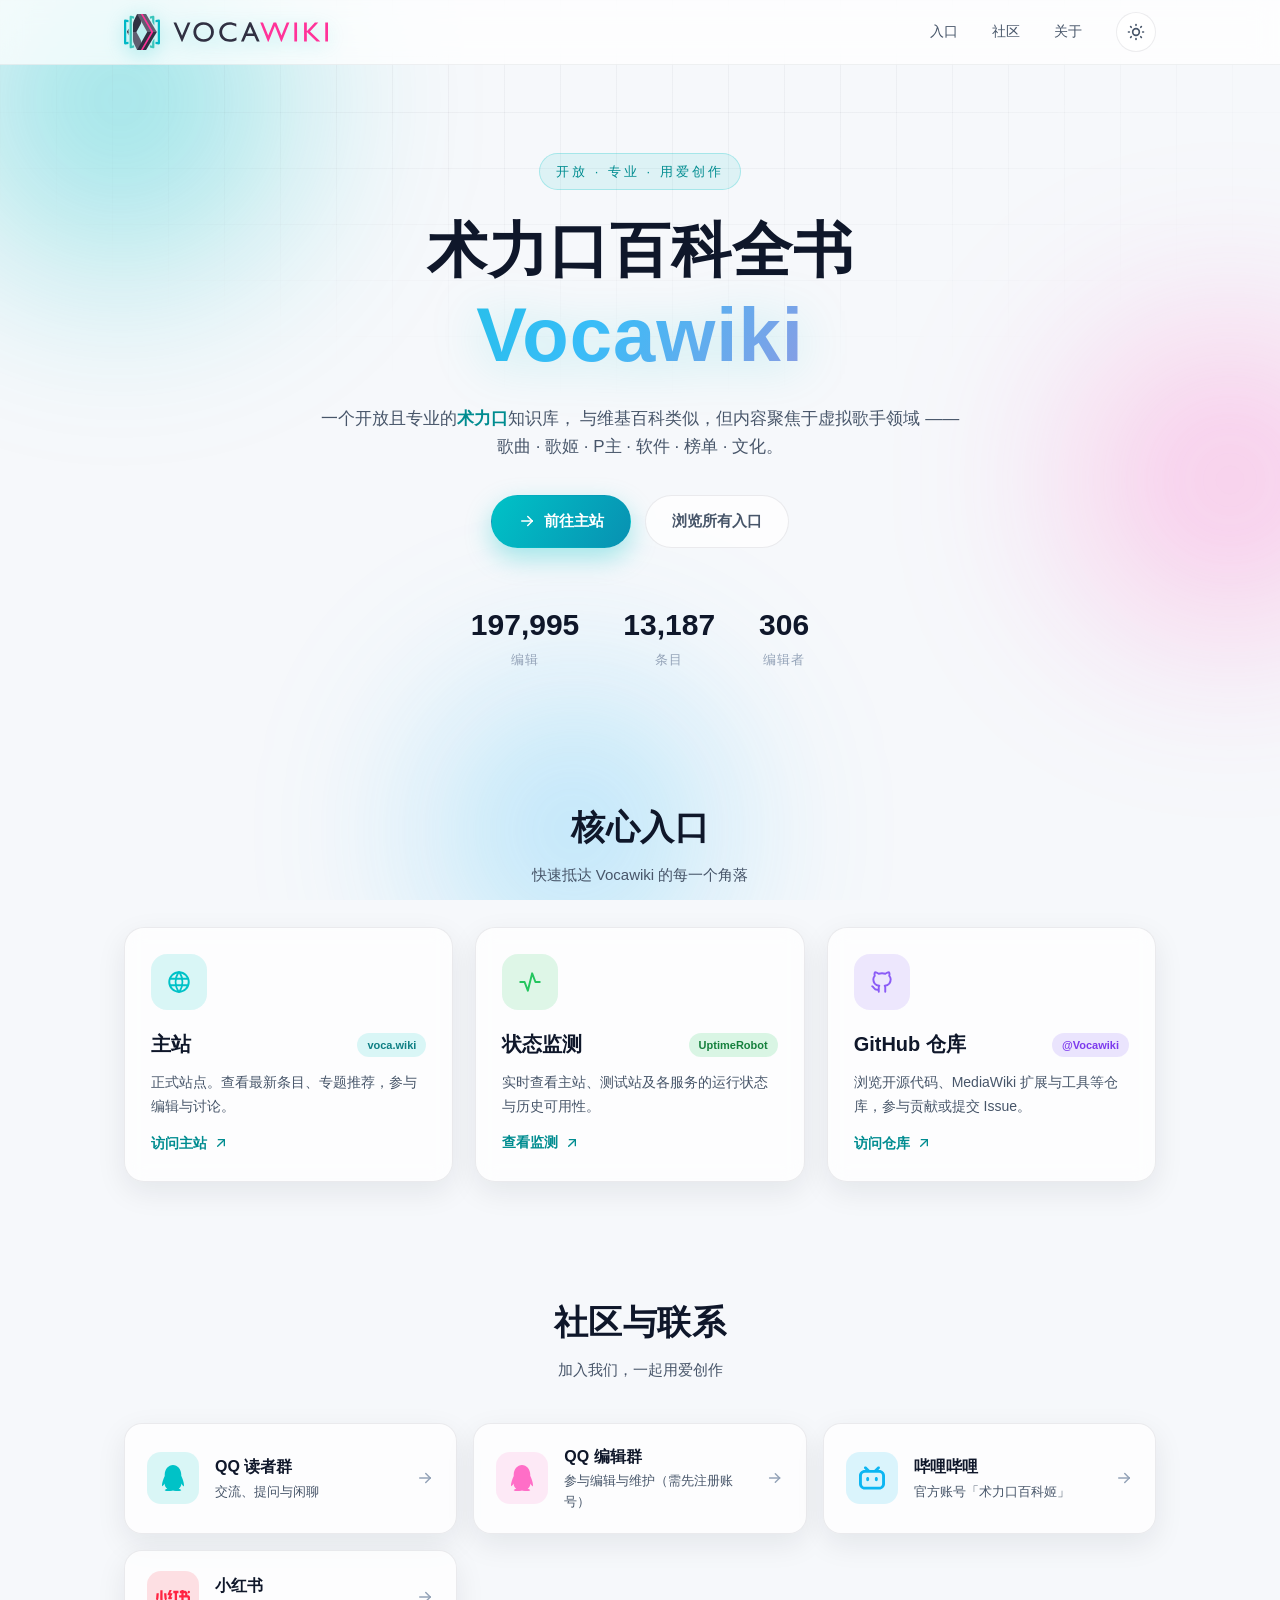
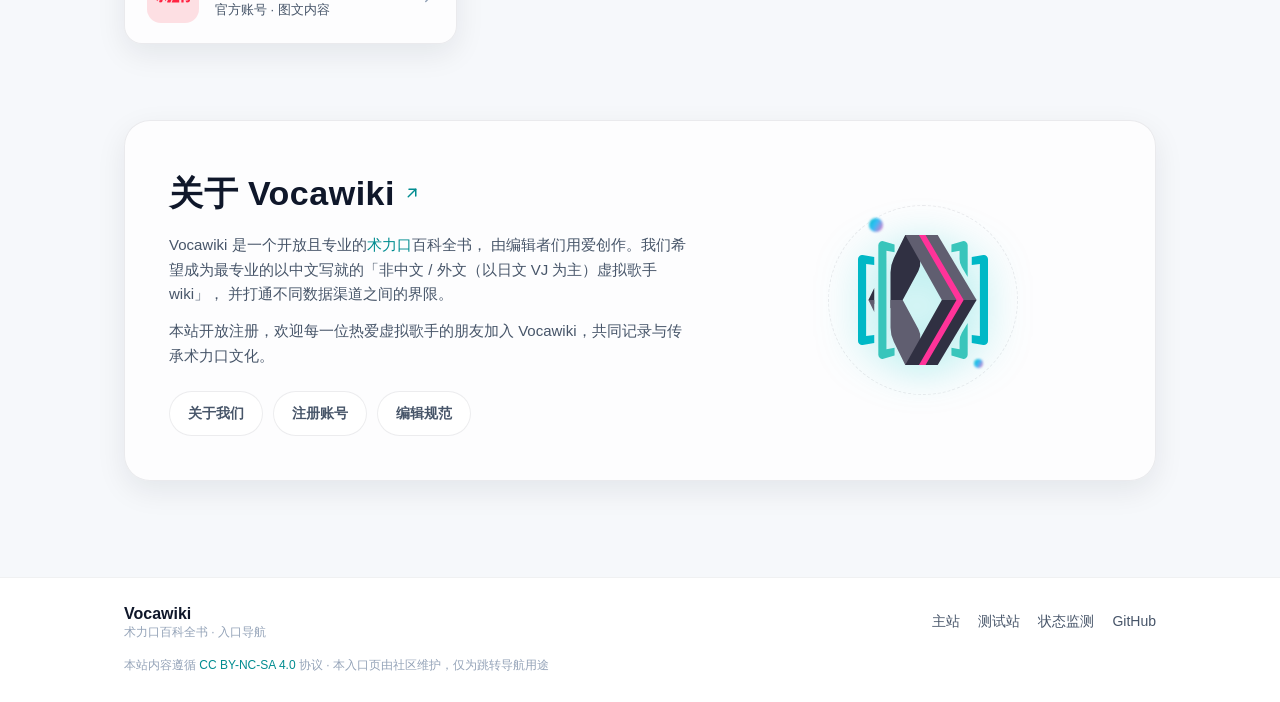
<file: index.html>
<!DOCTYPE html>
<html lang="zh-CN">
<head>
  <meta charset="UTF-8" />
  <meta name="viewport" content="width=device-width, initial-scale=1.0" />
  <title>Vocawiki - 术力口百科全书 | 入口导航 | 术曲 · 歌姬 · P主 · 软件 · 榜单 · 文化</title>

  <!-- SEO -->
  <meta name="description" content="Vocawiki 是一个开放且专业的术力口（虚拟歌手）百科全书，聚焦虚拟歌手领域，包括歌曲、歌姬、P主、软件、榜单与文化。本页面为 Vocawiki 官方入口导航，收录主站、测试站、状态监测与 GitHub 组织等链接。" />
  <meta name="keywords" content="Vocawiki,voca.wiki,术力口,ボカロ,虚拟歌手,虚拟歌姬,初音未来,重音Teto,术曲,术力口周榜,VOCALOID,百科,术力口百科全书" />
  <meta name="author" content="Vocawiki" />
  <meta name="robots" content="index, follow" />
  <!-- 仅对 Bing 声明不收录本入口页，避免与主站 voca.wiki 抢排名 -->
  <meta name="bingbot" content="noindex" />
  <link rel="canonical" href="https://wecury.github.io/Vocawiki/" />

  <!-- Open Graph -->
  <meta property="og:type" content="website" />
  <meta property="og:site_name" content="Vocawiki 术力口百科全书" />
  <meta property="og:title" content="Vocawiki - 术力口百科全书 | 入口导航" />
  <meta property="og:description" content="开放且专业的术力口（虚拟歌手）百科全书：歌曲、歌姬、P主、软件、榜单、文化。本页面为官方入口导航。" />
  <meta property="og:url" content="https://wecury.github.io/Vocawiki/" />
  <meta property="og:locale" content="zh_CN" />
  <meta property="og:image" content="https://wecury.github.io/Vocawiki/assets/vocawiki-logo.svg" />
  <meta property="og:image:alt" content="Vocawiki Logo" />

  <!-- Twitter -->
  <meta name="twitter:card" content="summary_large_image" />
  <meta name="twitter:title" content="Vocawiki - 术力口百科全书" />
  <meta name="twitter:description" content="开放且专业的术力口（虚拟歌手）百科全书，包含歌曲、歌姬、P主、软件、榜单与文化。" />
  <meta name="twitter:image" content="https://wecury.github.io/Vocawiki/assets/vocawiki-logo.svg" />

  <!-- Theme -->
  <meta name="theme-color" content="#00c2c7" />
  <link rel="icon" type="image/svg+xml" href="favicon.svg" />

  <!-- 结构化数据 -->
  <script type="application/ld+json">
  {
    "@context": "https://schema.org",
    "@type": "WebSite",
    "name": "Vocawiki 术力口百科全书",
    "url": "https://voca.wiki/",
    "description": "开放且专业的术力口（虚拟歌手）百科全书，包括歌曲、歌手、P主、软件、榜单、文化。",
    "inLanguage": "zh-CN"
  }
  </script>

  <link rel="stylesheet" href="css/style.css" />
  <script>
    // 在首屏渲染前设置主题，避免闪烁：默认浅色，仅当浏览器设定为深色时才用深色
    (function () {
      var prefersDark = window.matchMedia && window.matchMedia('(prefers-color-scheme: dark)').matches;
      if (prefersDark) {
        document.documentElement.classList.add('dark');
      }
    })();
  </script>
</head>
<body>

  <!-- 背景装饰 -->
  <div class="bg-decor" aria-hidden="true">
    <div class="blob blob-1"></div>
    <div class="blob blob-2"></div>
    <div class="blob blob-3"></div>
    <div class="grid-overlay"></div>
  </div>

  <!-- 头部 -->
  <header class="site-header">
    <div class="container header-inner">
      <a class="brand" href="./" aria-label="Vocawiki - 术力口百科全书">
        <span class="brand-logo" aria-hidden="true">
          <img src="assets/vocawiki-logo-horizontal.svg" alt="" />
        </span>
        <span class="brand-wordmark" aria-hidden="true">Vocawiki</span>
      </a>

      <nav class="site-nav" aria-label="页面导航">
        <a href="#links">入口</a>
        <a href="#community">社区</a>
        <a href="#about">关于</a>
      </nav>

      <button id="theme-toggle" class="theme-toggle" type="button" aria-label="切换深色/浅色模式" title="切换主题">
        <svg class="icon-sun" viewBox="0 0 24 24" width="20" height="20" fill="none" stroke="currentColor" stroke-width="2" stroke-linecap="round" stroke-linejoin="round">
          <path d="M8 12a4 4 0 1 0 8 0a4 4 0 1 0 -8 0"/><path d="M3 12h1m8 -9v1m8 8h1m-9 8v1m-6.4 -15.4l.7 .7m12.1 -.7l-.7 .7m0 11.4l.7 .7m-12.1 -.7l-.7 .7"/>
        </svg>
        <svg class="icon-moon" viewBox="0 0 24 24" width="20" height="20" fill="none" stroke="currentColor" stroke-width="2" stroke-linecap="round" stroke-linejoin="round">
          <path d="M12 3c.132 0 .263 0 .393 0a7.5 7.5 0 0 0 7.92 12.446a9 9 0 1 1 -8.313 -12.454l0 .008"/>
        </svg>
      </button>
    </div>
  </header>

  <main>
    <!-- Hero -->
    <section class="hero">
      <div class="container hero-inner">
        <p class="hero-eyebrow reveal">开放 · 专业 · 用爱创作</p>
        <h1 class="hero-title reveal">
          术力口百科全书
          <span class="grad-text">Vocawiki</span>
        </h1>
        <p class="hero-sub reveal">
          一个开放且专业的<a href="https://voca.wiki/术力口" target="_blank" rel="noopener">术力口</a>知识库，
          与维基百科类似，但内容聚焦于虚拟歌手领域 —— 歌曲 · 歌姬 · P主 · 软件 · 榜单 · 文化。
        </p>
        <div class="hero-actions reveal">
          <a class="btn btn-primary" href="https://voca.wiki/" target="_blank" rel="noopener">
            <svg viewBox="0 0 24 24" width="18" height="18" fill="none" stroke="currentColor" stroke-width="2" stroke-linecap="round" stroke-linejoin="round"><path d="M5 12l14 0"/><path d="M13 18l6 -6"/><path d="M13 6l6 6"/></svg>
            前往主站
          </a>
          <a class="btn btn-ghost" href="#links">
            浏览所有入口
          </a>
        </div>
        <div class="hero-stats reveal">
          <div class="stat"><strong data-count="197995" data-metric="edits">0</strong><span>编辑</span></div>
          <div class="stat"><strong data-count="13187" data-metric="articles">0</strong><span>条目</span></div>
          <div class="stat"><strong data-count="306" data-metric="users">0</strong><span>编辑者</span></div>
        </div>
      </div>
    </section>

    <!-- 核心入口 -->
    <section class="section" id="links">
      <div class="container">
        <div class="section-head reveal">
          <h2 class="section-title">核心入口</h2>
          <p class="section-desc">快速抵达 Vocawiki 的每一个角落</p>
        </div>

        <div class="card-grid">
          <!-- 主站 -->
          <article class="card reveal">
            <div class="card-icon" style="--icon:#00c2c7">
              <svg viewBox="0 0 24 24" width="26" height="26" fill="none" stroke="currentColor" stroke-width="1.8" stroke-linecap="round" stroke-linejoin="round"><path d="M3 12a9 9 0 1 0 18 0a9 9 0 0 0 -18 0"/><path d="M3.6 9h16.8"/><path d="M3.6 15h16.8"/><path d="M11.5 3a17 17 0 0 0 0 18"/><path d="M12.5 3a17 17 0 0 1 0 18"/></svg>
            </div>
            <div class="card-body">
              <div class="card-title-row">
                <h3>主站</h3>
                <span class="badge badge-primary">voca.wiki</span>
              </div>
              <p class="card-desc">正式站点。查看最新条目、专题推荐，参与编辑与讨论。</p>
              <a class="card-link" href="https://voca.wiki/" target="_blank" rel="noopener">
                访问主站
                <svg viewBox="0 0 24 24" width="16" height="16" fill="none" stroke="currentColor" stroke-width="2" stroke-linecap="round" stroke-linejoin="round"><path d="M17 7l-10 10"/><path d="M8 7l9 0l0 9"/></svg>
              </a>
            </div>
          </article>

          <!-- 状态监测 -->
          <article class="card reveal">
            <div class="card-icon" style="--icon:#23c55e">
              <svg viewBox="0 0 24 24" width="26" height="26" fill="none" stroke="currentColor" stroke-width="1.8" stroke-linecap="round" stroke-linejoin="round"><path d="M3 12h4l3 8l4 -16l3 8h4"/></svg>
            </div>
            <div class="card-body">
              <div class="card-title-row">
                <h3>状态监测</h3>
                <span class="badge badge-success">UptimeRobot</span>
              </div>
              <p class="card-desc">实时查看主站、测试站及各服务的运行状态与历史可用性。</p>
              <a class="card-link" href="https://stats.uptimerobot.com/ONmjoKnCt3" target="_blank" rel="noopener">
                查看监测
                <svg viewBox="0 0 24 24" width="16" height="16" fill="none" stroke="currentColor" stroke-width="2" stroke-linecap="round" stroke-linejoin="round"><path d="M17 7l-10 10"/><path d="M8 7l9 0l0 9"/></svg>
              </a>
            </div>
          </article>

          <!-- GitHub 组织 -->
          <article class="card reveal">
            <div class="card-icon" style="--icon:#8b5cf6">
              <svg viewBox="0 0 24 24" width="26" height="26" fill="none" stroke="currentColor" stroke-width="1.8" stroke-linecap="round" stroke-linejoin="round"><path d="M9 19c-4.3 1.4 -4.3 -2.5 -6 -3m12 5v-3.5c0 -1 .1 -1.4 -.5 -2c2.8 -.3 5.5 -1.4 5.5 -6a4.6 4.6 0 0 0 -1.3 -3.2a4.2 4.2 0 0 0 -.1 -3.2s-1.1 -.3 -3.5 1.3a12.3 12.3 0 0 0 -6.2 0c-2.4 -1.6 -3.5 -1.3 -3.5 -1.3a4.2 4.2 0 0 0 -.1 3.2a4.6 4.6 0 0 0 -1.3 3.2c0 4.6 2.7 5.7 5.5 6c-.6 .6 -.6 1.2 -.5 2v3.5"/></svg>
            </div>
            <div class="card-body">
              <div class="card-title-row">
                <h3>GitHub 仓库</h3>
                <span class="badge badge-violet">@Vocawiki</span>
              </div>
              <p class="card-desc">浏览开源代码、MediaWiki 扩展与工具等仓库，参与贡献或提交 Issue。</p>
              <a class="card-link" href="https://github.com/Vocawiki" target="_blank" rel="noopener">
                访问仓库
                <svg viewBox="0 0 24 24" width="16" height="16" fill="none" stroke="currentColor" stroke-width="2" stroke-linecap="round" stroke-linejoin="round"><path d="M17 7l-10 10"/><path d="M8 7l9 0l0 9"/></svg>
              </a>
            </div>
          </article>
        </div>
      </div>
    </section>

    <!-- 社区与联系 -->
    <section class="section" id="community">
      <div class="container">
        <div class="section-head reveal">
          <h2 class="section-title">社区与联系</h2>
          <p class="section-desc">加入我们，一起用爱创作</p>
        </div>

        <div class="community-grid">
          <a class="community-card reveal" href="https://qm.qq.com/q/MYqLgLko2k" target="_blank" rel="noopener">
            <span class="community-icon" style="--c:#00c2c7">
              <svg viewBox="0 0 2094.5 2477.7" width="22" height="26" fill="currentColor" aria-hidden="true">
                <path d="m1831.6 1032.9c2.3-31.5 4.5-65.3 4.5-96.8 0-517.6-353.3-936.1-789.8-936.1s-789.8 418.5-789.8 936.1c0 33.8 2.3 67.5 4.5 101.3-132.8 265.5-330.8 825.8-236.3 994.6 11.3 20.3 126-90 218.3-265.5 2.3 195.8 101.3 373.5 261 497.3-130.5 22.5-249.8 105.8-240.8 148.5 15.8 72 335.3 87.8 726.8 31.5 2.3 0 4.5 0 9-2.3 15.8 0 31.5 2.3 47.3 2.3s31.5 0 47.3-2.3c2.3 0 4.5 0 9 2.3 393.8 56.3 711.1 40.5 726.8-31.5 9-42.8-110.3-126-240.8-148.5 159.8-123.8 258.8-303.8 261-501.8 90 180 209.3 292.5 220.5 270 94.6-168.8-108-735.9-238.5-999.1z"/>
              </svg>
            </span>
            <div>
              <h3>QQ 读者群</h3>
              <p>交流、提问与闲聊</p>
            </div>
            <svg class="arrow" viewBox="0 0 24 24" width="18" height="18" fill="none" stroke="currentColor" stroke-width="2" stroke-linecap="round" stroke-linejoin="round"><path d="M5 12l14 0"/><path d="M13 18l6 -6"/><path d="M13 6l6 6"/></svg>
          </a>

          <a class="community-card reveal" href="https://qm.qq.com/q/joTUo7Z0xW" target="_blank" rel="noopener">
            <span class="community-icon" style="--c:#ff6ec7">
              <svg viewBox="0 0 2094.5 2477.7" width="22" height="26" fill="currentColor" aria-hidden="true">
                <path d="m1831.6 1032.9c2.3-31.5 4.5-65.3 4.5-96.8 0-517.6-353.3-936.1-789.8-936.1s-789.8 418.5-789.8 936.1c0 33.8 2.3 67.5 4.5 101.3-132.8 265.5-330.8 825.8-236.3 994.6 11.3 20.3 126-90 218.3-265.5 2.3 195.8 101.3 373.5 261 497.3-130.5 22.5-249.8 105.8-240.8 148.5 15.8 72 335.3 87.8 726.8 31.5 2.3 0 4.5 0 9-2.3 15.8 0 31.5 2.3 47.3 2.3s31.5 0 47.3-2.3c2.3 0 4.5 0 9 2.3 393.8 56.3 711.1 40.5 726.8-31.5 9-42.8-110.3-126-240.8-148.5 159.8-123.8 258.8-303.8 261-501.8 90 180 209.3 292.5 220.5 270 94.6-168.8-108-735.9-238.5-999.1z"/>
              </svg>
            </span>
            <div>
              <h3>QQ 编辑群</h3>
              <p>参与编辑与维护（需先注册账号）</p>
            </div>
            <svg class="arrow" viewBox="0 0 24 24" width="18" height="18" fill="none" stroke="currentColor" stroke-width="2" stroke-linecap="round" stroke-linejoin="round"><path d="M5 12l14 0"/><path d="M13 18l6 -6"/><path d="M13 6l6 6"/></svg>
          </a>

          <a class="community-card reveal" href="https://space.bilibili.com/10003900" target="_blank" rel="noopener">
            <span class="community-icon" style="--c:#0CB6F2">
              <svg viewBox="0 0 18 18" width="26" height="26" aria-hidden="true">
                <path fill-rule="evenodd" clip-rule="evenodd" d="M3.73252 2.67094C3.33229 2.28484 3.33229 1.64373 3.73252 1.25764C4.11291 0.890684 4.71552 0.890684 5.09591 1.25764L7.21723 3.30403C7.27749 3.36218 7.32869 3.4261 7.37081 3.49407H10.5789C10.6211 3.4261 10.6723 3.36218 10.7325 3.30403L12.8538 1.25764C13.2342 0.890684 13.8368 0.890684 14.2172 1.25764C14.6175 1.64373 14.6175 2.28484 14.2172 2.67094L13.364 3.49407H14C16.2091 3.49407 18 5.28493 18 7.49407V12.9996C18 15.2087 16.2091 16.9996 14 16.9996H4C1.79086 16.9996 0 15.2087 0 12.9996V7.49406C0 5.28492 1.79086 3.49407 4 3.49407H4.58579L3.73252 2.67094ZM4 5.42343C2.89543 5.42343 2 6.31886 2 7.42343V13.0702C2 14.1748 2.89543 15.0702 4 15.0702H14C15.1046 15.0702 16 14.1748 16 13.0702V7.42343C16 6.31886 15.1046 5.42343 14 5.42343H4ZM5 9.31747C5 8.76519 5.44772 8.31747 6 8.31747C6.55228 8.31747 7 8.76519 7 9.31747V10.2115C7 10.7638 6.55228 11.2115 6 11.2115C5.44772 11.2115 5 10.7638 5 10.2115V9.31747ZM12 8.31747C11.4477 8.31747 11 8.76519 11 9.31747V10.2115C11 10.7638 11.4477 11.2115 12 11.2115C12.5523 11.2115 13 10.7638 13 10.2115V9.31747C13 8.76519 12.5523 8.31747 12 8.31747Z" fill="#0CB6F2"/>
              </svg>
            </span>
            <div>
              <h3>哔哩哔哩</h3>
              <p>官方账号「术力口百科姬」</p>
            </div>
            <svg class="arrow" viewBox="0 0 24 24" width="18" height="18" fill="none" stroke="currentColor" stroke-width="2" stroke-linecap="round" stroke-linejoin="round"><path d="M5 12l14 0"/><path d="M13 18l6 -6"/><path d="M13 6l6 6"/></svg>
          </a>

          <a class="community-card reveal" href="https://www.xiaohongshu.com/user/profile/64d8f0440000000001012022" target="_blank" rel="noopener">
            <span class="community-icon community-icon-logo" style="--c:#FF2442">
              <img src="assets/rednote.svg" alt="" class="community-logo" />
            </span>
            <div>
              <h3>小红书</h3>
              <p>官方账号 · 图文内容</p>
            </div>
            <svg class="arrow" viewBox="0 0 24 24" width="18" height="18" fill="none" stroke="currentColor" stroke-width="2" stroke-linecap="round" stroke-linejoin="round"><path d="M5 12l14 0"/><path d="M13 18l6 -6"/><path d="M13 6l6 6"/></svg>
          </a>
        </div>
      </div>
    </section>

    <!-- 关于 -->
    <section class="section section-about" id="about">
      <div class="container">
        <div class="about-panel reveal">
          <div class="about-text">
            <h2 class="section-title"><a href="https://voca.wiki/Vocawiki:%E5%85%B3%E4%BA%8E" target="_blank" rel="noopener">关于 Vocawiki<svg viewBox="0 0 24 24" width="18" height="18" fill="none" stroke="currentColor" stroke-width="2" stroke-linecap="round" stroke-linejoin="round" aria-hidden="true"><path d="M17 7l-10 10"/><path d="M8 7l9 0l0 9"/></svg></a></h2>
            <p>
              Vocawiki 是一个开放且专业的<a href="https://voca.wiki/术力口" target="_blank" rel="noopener">术力口</a>百科全书，
              由编辑者们用爱创作。我们希望成为最专业的以中文写就的「非中文 / 外文（以日文 VJ 为主）虚拟歌手 wiki」，
              并打通不同数据渠道之间的界限。
            </p>
            <p>本站开放注册，欢迎每一位热爱虚拟歌手的朋友加入 Vocawiki，共同记录与传承术力口文化。</p>
            <div class="about-actions">
              <a class="btn btn-ghost" href="https://voca.wiki/Vocawiki:关于" target="_blank" rel="noopener">关于我们</a>
              <a class="btn btn-ghost" href="https://voca.wiki/Special:CreateAccount" target="_blank" rel="noopener">注册账号</a>
              <a class="btn btn-ghost" href="https://voca.wiki/Vocawiki:编辑规范" target="_blank" rel="noopener">编辑规范</a>
            </div>
          </div>
          <div class="about-card-deco" aria-hidden="true">
            <div class="deco-ring"></div>
            <img src="assets/vocawiki-logo.svg" alt="Vocawiki" width="130" height="130" />
          </div>
        </div>
      </div>
    </section>
  </main>

  <!-- 页脚 -->
  <footer class="site-footer">
    <div class="container footer-inner">
      <div class="footer-brand">
        <strong>Vocawiki</strong>
        <span>术力口百科全书 · 入口导航</span>
      </div>
      <div class="footer-links">
        <a href="https://voca.wiki/" target="_blank" rel="noopener">主站</a>
        <a href="https://test.voca.wiki/" target="_blank" rel="noopener">测试站</a>
        <a href="https://stats.uptimerobot.com/ONmjoKnCt3" target="_blank" rel="noopener">状态监测</a>
        <a href="https://github.com/Vocawiki" target="_blank" rel="noopener">GitHub</a>
      </div>
      <p class="footer-meta">
        本站内容遵循 <a href="https://creativecommons.org/licenses/by-nc-sa/4.0/deed.zh-hans" target="_blank" rel="noopener">CC BY-NC-SA 4.0</a> 协议 ·
        本入口页由社区维护，仅为跳转导航用途
      </p>
    </div>
  </footer>

  <button id="back-top" class="back-top" type="button" aria-label="返回顶部" title="返回顶部">
    <svg viewBox="0 0 24 24" width="20" height="20" fill="none" stroke="currentColor" stroke-width="2" stroke-linecap="round" stroke-linejoin="round"><path d="M12 5l0 14"/><path d="M18 11l-6 -6"/><path d="M6 11l6 -6"/></svg>
  </button>

  <script src="js/main.js"></script>
</body>
</html>
</file>
<file: css/style.css>
/* ============================================================
   Vocawiki 入口导航
   ============================================================ */

/* ---------- 主题变量 ---------- */
:root {
  --bg: #f6f8fb;
  --bg-soft: #ffffff;
  --card: rgba(255, 255, 255, 0.72);
  --card-border: rgba(15, 23, 42, 0.08);
  --text: #0f172a;
  --text-soft: #475569;
  --text-faint: #94a3b8;
  --primary: #00a8ad;
  --primary-strong: #008c90;
  --pink: #ff6ec7;
  --accent-grad: linear-gradient(120deg, #00c2c7, #38bdf8 45%, #ff6ec7);
  --shadow: 0 10px 30px rgba(15, 23, 42, 0.08);
  --shadow-lg: 0 24px 60px rgba(15, 23, 42, 0.14);
  --header-bg: rgba(255, 255, 255, 0.75);
  --header-border: rgba(15, 23, 42, 0.06);
  --grid-line: rgba(15, 23, 42, 0.04);
  --radius: 20px;
  --max-w: 1080px;
}

html.dark {
  --bg: #070b14;
  --bg-soft: #0d1420;
  --card: rgba(19, 27, 43, 0.62);
  --card-border: rgba(148, 163, 184, 0.12);
  --text: #e2e8f0;
  --text-soft: #94a3b8;
  --text-faint: #64748b;
  --primary: #22d3ee;
  --primary-strong: #67e8f9;
  --shadow: 0 10px 30px rgba(0, 0, 0, 0.35);
  --shadow-lg: 0 24px 60px rgba(0, 0, 0, 0.5);
  --header-bg: rgba(9, 13, 22, 0.72);
  --header-border: rgba(148, 163, 184, 0.1);
  --grid-line: rgba(148, 163, 184, 0.05);
}

/* ---------- 基础 ---------- */
* {
  margin: 0;
  padding: 0;
  box-sizing: border-box;
}

html {
  scroll-behavior: smooth;
}

body {
  font-family: "PingFang SC", "HarmonyOS Sans SC", "Microsoft YaHei",
    "Noto Sans SC", -apple-system, BlinkMacSystemFont, "Segoe UI", Roboto,
    sans-serif;
  background: var(--bg);
  color: var(--text);
  line-height: 1.65;
  -webkit-font-smoothing: antialiased;
  transition: background-color 0.35s ease, color 0.35s ease;
  overflow-x: hidden;
}

a {
  color: var(--primary-strong);
  text-decoration: none;
}

.container {
  width: 100%;
  max-width: var(--max-w);
  margin: 0 auto;
  padding: 0 24px;
}

/* ---------- 背景装饰 ---------- */
.bg-decor {
  position: fixed;
  inset: 0;
  z-index: -1;
  overflow: hidden;
  pointer-events: none;
}

.blob {
  position: absolute;
  border-radius: 50%;
  filter: blur(90px);
  opacity: 0.55;
  animation: drift 22s ease-in-out infinite alternate;
}

html.dark .blob {
  opacity: 0.4;
}

.blob-1 {
  width: 480px;
  height: 480px;
  top: -140px;
  left: -120px;
  background: radial-gradient(circle, #00c2c7 0%, transparent 70%);
}

.blob-2 {
  width: 420px;
  height: 420px;
  top: 30%;
  right: -160px;
  background: radial-gradient(circle, #ff6ec7 0%, transparent 70%);
  animation-delay: -7s;
}

.blob-3 {
  width: 380px;
  height: 380px;
  bottom: -120px;
  left: 30%;
  background: radial-gradient(circle, #38bdf8 0%, transparent 70%);
  animation-delay: -14s;
}

@keyframes drift {
  0% {
    transform: translate(0, 0) scale(1);
  }
  50% {
    transform: translate(30px, -24px) scale(1.06);
  }
  100% {
    transform: translate(-20px, 20px) scale(0.98);
  }
}

.grid-overlay {
  position: absolute;
  inset: 0;
  background-image: linear-gradient(var(--grid-line) 1px, transparent 1px),
    linear-gradient(90deg, var(--grid-line) 1px, transparent 1px);
  background-size: 56px 56px;
  -webkit-mask-image: radial-gradient(ellipse 80% 60% at 50% 0%, #000 30%, transparent 75%);
  mask-image: radial-gradient(ellipse 80% 60% at 50% 0%, #000 30%, transparent 75%);
}

/* ---------- 头部 ---------- */
.site-header {
  position: sticky;
  top: 0;
  z-index: 100;
  backdrop-filter: blur(14px);
  -webkit-backdrop-filter: blur(14px);
  background: var(--header-bg);
  border-bottom: 1px solid var(--header-border);
}

.header-inner {
  display: flex;
  align-items: center;
  gap: 20px;
  height: 64px;
}

.brand {
  display: flex;
  align-items: center;
  gap: 12px;
  color: var(--text);
}

.brand-logo {
  display: grid;
  place-items: center;
}

.brand-logo img {
  display: block;
  height: 36px;
  width: auto;
  filter: drop-shadow(0 4px 10px rgba(0, 194, 199, 0.35));
}

/* 深色模式下：隐藏横向 logo，改用渐变文字字标（保持品牌感且清晰可读） */
.brand-wordmark {
  display: none;
}

html.dark .brand-logo {
  display: none;
}

html.dark .brand-wordmark {
  display: block;
  font-size: 28px;
  font-weight: 800;
  letter-spacing: 1px;
  line-height: 1;
  background: linear-gradient(120deg, #00c2c7, #38bdf8);
  -webkit-background-clip: text;
  background-clip: text;
  color: transparent;
  filter: drop-shadow(0 0 14px rgba(0, 194, 199, 0.45));
}

html.dark .about-card-deco img {
  filter: drop-shadow(0 0 12px rgba(0, 194, 199, 0.55));
}

.brand-text {
  display: flex;
  flex-direction: column;
  line-height: 1.2;
}

.brand-text strong {
  font-size: 18px;
  letter-spacing: 0.3px;
}

.brand-text em {
  font-style: normal;
  font-size: 11px;
  color: var(--text-faint);
  letter-spacing: 2px;
}

.site-nav {
  display: flex;
  gap: 6px;
  margin-left: auto;
}

.site-nav a {
  padding: 8px 14px;
  border-radius: 999px;
  font-size: 14px;
  color: var(--text-soft);
  transition: background 0.25s, color 0.25s;
}

.site-nav a:hover {
  background: rgba(0, 194, 199, 0.12);
  color: var(--primary-strong);
}

.theme-toggle {
  display: grid;
  place-items: center;
  width: 40px;
  height: 40px;
  border-radius: 50%;
  border: 1px solid var(--card-border);
  background: var(--card);
  color: var(--text-soft);
  cursor: pointer;
  transition: transform 0.25s, border-color 0.25s, background 0.25s;
}

.theme-toggle:hover {
  transform: rotate(20deg);
  border-color: var(--primary);
  color: var(--primary-strong);
}

html:not(.dark) .icon-moon,
html.dark .icon-sun {
  display: none;
}

/* ---------- Hero ---------- */
.hero {
  padding: 88px 0 72px;
  text-align: center;
}

.hero-eyebrow {
  display: inline-block;
  padding: 7px 16px;
  border-radius: 999px;
  font-size: 13px;
  letter-spacing: 3px;
  color: var(--primary-strong);
  background: rgba(0, 194, 199, 0.1);
  border: 1px solid rgba(0, 194, 199, 0.25);
  margin-bottom: 26px;
}

.hero-title {
  font-size: clamp(34px, 6vw, 60px);
  font-weight: 800;
  line-height: 1.15;
  letter-spacing: 1px;
}

.grad-text {
  display: block;
  margin-top: 6px;
  font-size: clamp(42px, 7vw, 76px);
  background: var(--accent-grad);
  -webkit-background-clip: text;
  background-clip: text;
  color: transparent;
  filter: drop-shadow(0 6px 24px rgba(0, 194, 199, 0.25));
}

.hero-sub {
  max-width: 640px;
  margin: 26px auto 0;
  font-size: 17px;
  color: var(--text-soft);
}

.hero-sub a {
  font-weight: 600;
}

.hero-actions {
  display: flex;
  flex-wrap: wrap;
  justify-content: center;
  gap: 14px;
  margin-top: 34px;
}

.btn {
  display: inline-flex;
  align-items: center;
  gap: 8px;
  padding: 13px 26px;
  border-radius: 999px;
  font-size: 15px;
  font-weight: 600;
  cursor: pointer;
  border: 1px solid transparent;
  transition: transform 0.25s, box-shadow 0.25s, background 0.25s, color 0.25s;
}

.btn:hover {
  transform: translateY(-2px);
}

.btn-primary {
  color: #fff;
  background: linear-gradient(120deg, #00c2c7, #0891b2);
  box-shadow: 0 10px 26px rgba(0, 194, 199, 0.35);
}

.btn-primary:hover {
  box-shadow: 0 16px 34px rgba(0, 194, 199, 0.45);
}

.btn-ghost {
  color: var(--text-soft);
  background: var(--card);
  border-color: var(--card-border);
}

.btn-ghost:hover {
  color: var(--primary-strong);
  border-color: var(--primary);
}

.hero-stats {
  display: flex;
  justify-content: center;
  gap: 44px;
  margin-top: 52px;
}

.stat {
  display: flex;
  flex-direction: column;
  align-items: center;
}

.stat strong {
  font-size: 30px;
  font-weight: 800;
  color: var(--text);
}

.stat span {
  font-size: 13px;
  color: var(--text-faint);
  letter-spacing: 1px;
}

/* ---------- 通用 section ---------- */
.section {
  padding: 56px 0;
}

.section-head {
  text-align: center;
  margin-bottom: 40px;
}

.section-title {
  font-size: clamp(24px, 3.4vw, 34px);
  font-weight: 800;
  letter-spacing: 0.5px;
}

.section-title a {
  display: inline-flex;
  align-items: center;
  gap: 8px;
  color: inherit;
  text-decoration: none;
  transition: color 0.2s;
}

.section-title a svg {
  color: var(--primary-strong);
  transition: transform 0.25s;
}

.section-title a:hover {
  color: var(--primary-strong);
  text-decoration: underline;
  text-underline-offset: 8px;
  text-decoration-thickness: 2px;
}

.section-title a:hover svg {
  transform: translate(2px, -2px);
}

.section-desc {
  margin-top: 8px;
  color: var(--text-soft);
  font-size: 15px;
}

/* ---------- 卡片（核心入口） ---------- */
.card-grid {
  display: grid;
  grid-template-columns: repeat(auto-fit, minmax(250px, 1fr));
  gap: 22px;
}

.card {
  position: relative;
  display: flex;
  flex-direction: column;
  padding: 26px;
  border-radius: var(--radius);
  background: var(--card);
  border: 1px solid var(--card-border);
  box-shadow: var(--shadow);
  backdrop-filter: blur(10px);
  -webkit-backdrop-filter: blur(10px);
  overflow: hidden;
  transition: transform 0.3s cubic-bezier(0.2, 0.8, 0.3, 1), box-shadow 0.3s;
}

.card::before {
  content: "";
  position: absolute;
  inset: 0;
  background: radial-gradient(
    320px circle at var(--mx, 50%) var(--my, 0%),
    var(--glow, rgba(0, 194, 199, 0.14)),
    transparent 70%
  );
  opacity: 0;
  transition: opacity 0.3s;
  pointer-events: none;
}

.card:hover {
  transform: translateY(-6px);
  box-shadow: var(--shadow-lg);
}

.card:hover::before {
  opacity: 1;
}

.card-icon {
  width: 56px;
  height: 56px;
  display: grid;
  place-items: center;
  border-radius: 16px;
  color: var(--icon);
  background: color-mix(in srgb, var(--icon) 14%, transparent);
  margin-bottom: 18px;
}

.card-body {
  display: flex;
  flex-direction: column;
  flex: 1;
}

.card-title-row {
  display: flex;
  align-items: center;
  justify-content: space-between;
  gap: 10px;
}

.card-title-row h3 {
  font-size: 20px;
  font-weight: 700;
}

.badge {
  padding: 3px 10px;
  border-radius: 999px;
  font-size: 11px;
  font-weight: 600;
  white-space: nowrap;
}

.badge-primary {
  color: #0e7f83;
  background: rgba(0, 194, 199, 0.14);
}

.badge-warn {
  color: #b45309;
  background: rgba(245, 166, 35, 0.16);
}

.badge-success {
  color: #15803d;
  background: rgba(35, 197, 94, 0.16);
}

.badge-violet {
  color: #7c3aed;
  background: rgba(139, 92, 246, 0.16);
}

html.dark .badge-primary { color: #5eead4; }
html.dark .badge-warn { color: #fcd34d; }
html.dark .badge-success { color: #86efac; }
html.dark .badge-violet { color: #c4b5fd; }

.card-desc {
  margin: 10px 0 14px;
  font-size: 14px;
  color: var(--text-soft);
  flex: 1;
}

.card-link {
  display: inline-flex;
  align-items: center;
  gap: 6px;
  font-size: 14px;
  font-weight: 600;
  color: var(--primary-strong);
}

.card-link svg {
  transition: transform 0.25s;
}

.card-link:hover svg {
  transform: translate(3px, -3px);
}

/* ---------- 社区卡片 ---------- */
.community-grid {
  display: grid;
  grid-template-columns: repeat(auto-fit, minmax(250px, 1fr));
  gap: 16px;
}

.community-card {
  display: flex;
  align-items: center;
  gap: 16px;
  padding: 20px 22px;
  border-radius: 18px;
  background: var(--card);
  border: 1px solid var(--card-border);
  box-shadow: var(--shadow);
  color: var(--text);
  transition: transform 0.3s, box-shadow 0.3s, border-color 0.3s;
}

.community-card:hover {
  transform: translateY(-4px);
  box-shadow: var(--shadow-lg);
  border-color: var(--c);
}

.community-icon {
  display: grid;
  place-items: center;
  width: 52px;
  height: 52px;
  flex-shrink: 0;
  border-radius: 14px;
  color: var(--c);
  background: color-mix(in srgb, var(--c) 14%, transparent);
}

.community-icon svg {
  display: block;
}

.community-icon img.community-logo {
  display: block;
  width: 34px;
  height: auto;
}

.community-card h3 {
  font-size: 16px;
  font-weight: 700;
}

.community-card p {
  font-size: 13px;
  color: var(--text-soft);
}

.community-card .arrow {
  margin-left: auto;
  color: var(--text-faint);
  transition: transform 0.25s, color 0.25s;
}

.community-card:hover .arrow {
  transform: translateX(4px);
  color: var(--c);
}

/* ---------- 关于 ---------- */
.section-about {
  padding-top: 20px;
}

.about-panel {
  display: grid;
  grid-template-columns: 1.4fr 1fr;
  gap: 40px;
  align-items: center;
  padding: 44px;
  border-radius: 26px;
  background: var(--card);
  border: 1px solid var(--card-border);
  box-shadow: var(--shadow);
}

.about-text p {
  margin-top: 12px;
  color: var(--text-soft);
  font-size: 15px;
}

.about-text .section-title {
  margin-bottom: 4px;
}

.about-actions {
  display: flex;
  flex-wrap: wrap;
  gap: 10px;
  margin-top: 22px;
}

.about-actions .btn {
  padding: 10px 18px;
  font-size: 14px;
}

.about-card-deco {
  position: relative;
  display: grid;
  place-items: center;
  height: 220px;
}

.about-card-deco img {
  position: relative;
  z-index: 1;
  width: 130px;
  height: 130px;
  filter: drop-shadow(0 6px 20px rgba(0, 194, 199, 0.3));
}

.deco-ring {
  position: absolute;
  width: 190px;
  height: 190px;
  border-radius: 50%;
  border: 1px dashed var(--card-border);
  animation: spin 24s linear infinite;
}

.deco-ring::before,
.deco-ring::after {
  content: "";
  position: absolute;
  border-radius: 50%;
  background: var(--accent-grad);
  filter: blur(1px);
}

.deco-ring::before {
  width: 14px;
  height: 14px;
  top: 12px;
  left: 40px;
}

.deco-ring::after {
  width: 9px;
  height: 9px;
  bottom: 26px;
  right: 34px;
}

@keyframes spin {
  to {
    transform: rotate(360deg);
  }
}

/* ---------- 页脚 ---------- */
.site-footer {
  margin-top: 40px;
  border-top: 1px solid var(--header-border);
  background: var(--bg-soft);
}

.footer-inner {
  display: flex;
  flex-wrap: wrap;
  align-items: center;
  gap: 16px;
  padding-top: 26px;
  padding-bottom: 26px;
}

.footer-brand {
  display: flex;
  flex-direction: column;
  line-height: 1.3;
}

.footer-brand strong {
  font-size: 16px;
}

.footer-brand span {
  font-size: 12px;
  color: var(--text-faint);
}

.footer-links {
  display: flex;
  flex-wrap: wrap;
  gap: 18px;
  margin-left: auto;
  font-size: 14px;
}

.footer-links a {
  color: var(--text-soft);
  transition: color 0.2s;
}

.footer-links a:hover {
  color: var(--primary-strong);
}

.footer-meta {
  width: 100%;
  font-size: 12px;
  color: var(--text-faint);
}

/* ---------- 返回顶部 ---------- */
.back-top {
  position: fixed;
  right: 24px;
  bottom: 26px;
  width: 46px;
  height: 46px;
  border-radius: 50%;
  border: 1px solid var(--card-border);
  background: var(--card);
  color: var(--text-soft);
  display: grid;
  place-items: center;
  cursor: pointer;
  opacity: 0;
  transform: translateY(12px);
  pointer-events: none;
  transition: opacity 0.3s, transform 0.3s, background 0.3s;
  backdrop-filter: blur(10px);
  box-shadow: var(--shadow);
  z-index: 90;
}

.back-top.show {
  opacity: 1;
  transform: translateY(0);
  pointer-events: auto;
}

.back-top:hover {
  color: var(--primary-strong);
  border-color: var(--primary);
}

/* ---------- 滚动显现动画 ---------- */
.reveal {
  opacity: 0;
  transform: translateY(26px);
  transition: opacity 0.7s ease, transform 0.7s cubic-bezier(0.2, 0.8, 0.3, 1);
}

.reveal.in {
  opacity: 1;
  transform: translateY(0);
}

/* ---------- 响应式 ---------- */
@media (max-width: 720px) {
  .hero {
    padding: 64px 0 52px;
  }

  .brand-logo img {
    height: 24px;
  }

  .hero-stats {
    gap: 20px;
    flex-wrap: wrap;
  }

  .stat strong {
    font-size: 24px;
  }

  .about-panel {
    grid-template-columns: 1fr;
    padding: 30px 24px;
    text-align: center;
  }

  .about-actions {
    justify-content: center;
  }

  .about-card-deco {
    height: 170px;
  }

  .site-nav a {
    padding: 8px 10px;
    font-size: 13px;
  }

  .footer-links {
    margin-left: 0;
  }
}

@media (prefers-reduced-motion: reduce) {
  *,
  *::before,
  *::after {
    animation-duration: 0.001s !important;
    transition-duration: 0.001s !important;
  }

  .reveal {
    opacity: 1;
    transform: none;
  }
}
</file>
